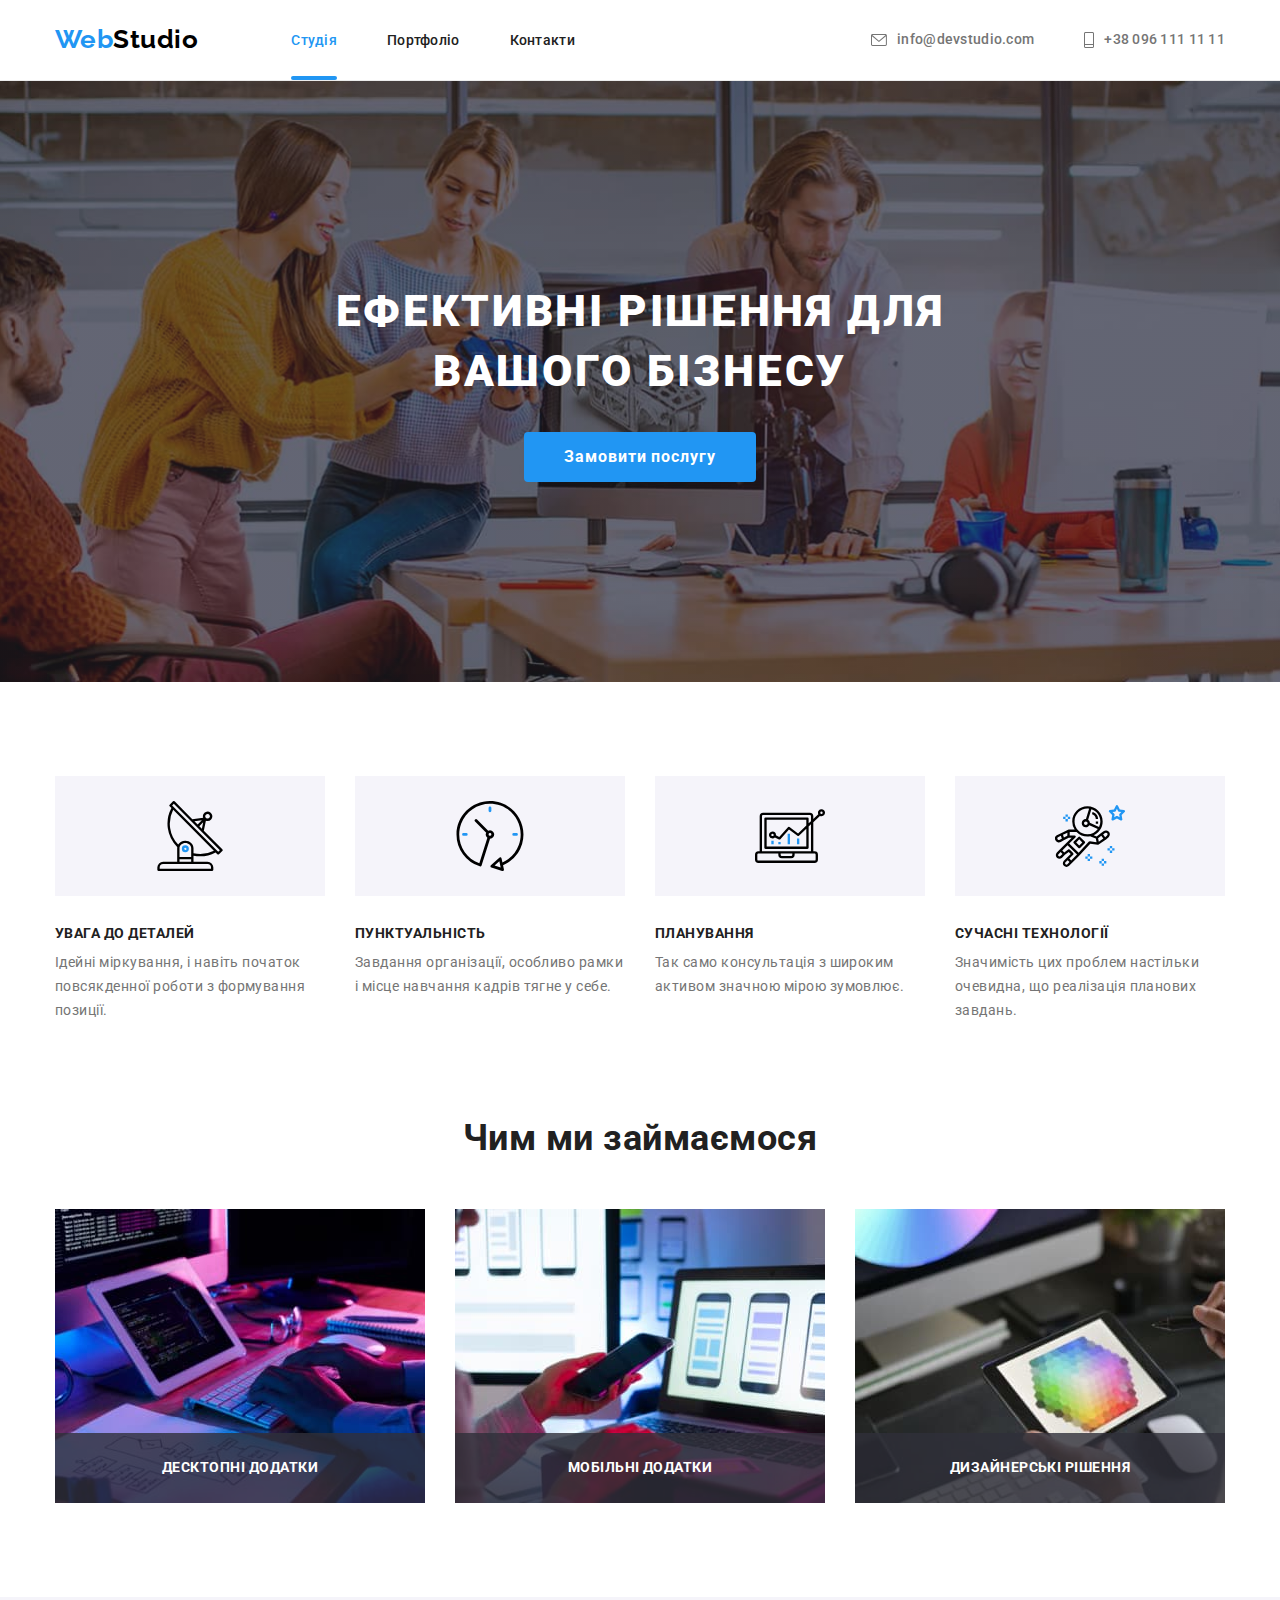
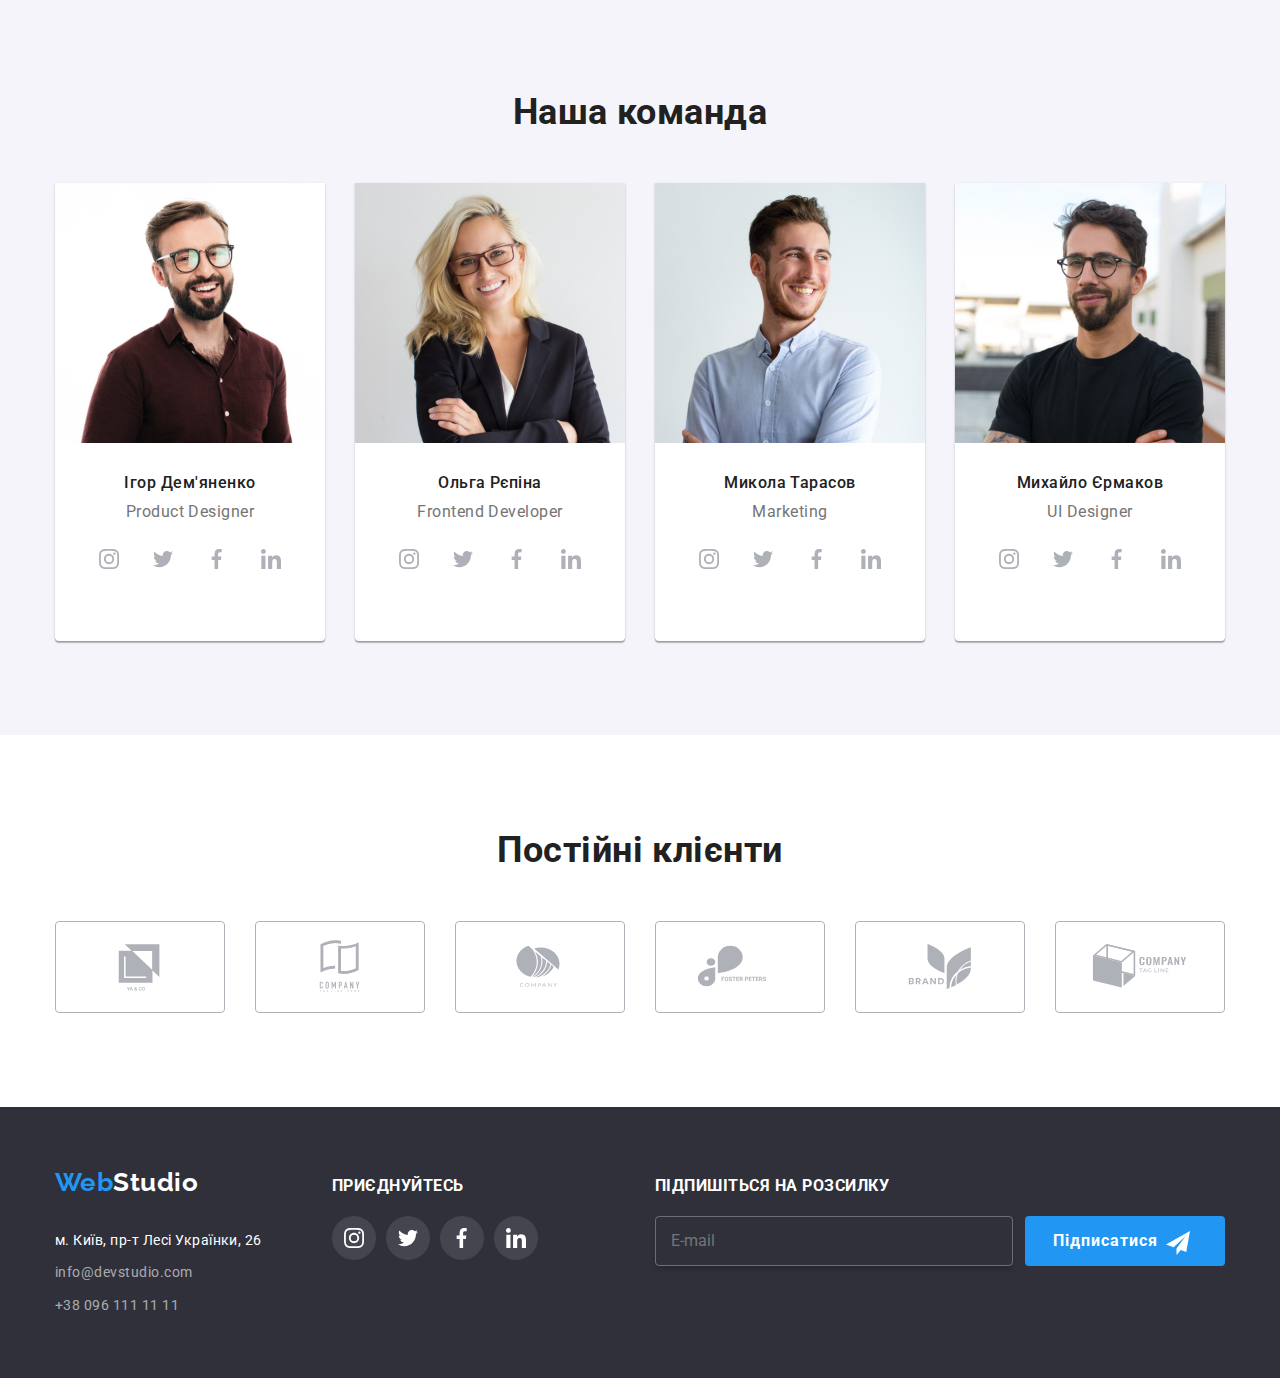
<file: index.html>
<!DOCTYPE html>
<html lang="uk">
  <head>
    <meta charset="UTF-8" />
    <meta http-equiv="X-UA-Compatible" content="IE=edge" />
    <meta name="viewport" content="width=device-width, initial-scale=1.0" />
    <title>WebStudio</title>
    <link rel="preconnect" href="https://fonts.googleapis.com" />
    <link rel="preconnect" href="https://fonts.gstatic.com" crossorigin />
    <link
      href="https://fonts.googleapis.com/css2?family=Raleway:wght@700&family=Roboto:wght@400;500;700;900&display=swap"
      rel="stylesheet"
    />
    <link
      rel="stylesheet"
      href="https://cdn.jsdelivr.net/npm/modern-normalize@1.1.0/modern-normalize.min.css"
    />
    <link rel="stylesheet" href="./css/styles.css" />
  </head>
  <body>
    <header class="page-header border-head">
      <div class="container page-header-container">
        <div class="logo-container">
          <a class="logo link" lang="en" href="./index.html">
            <span class="first-part-logo">Web</span
            ><span class="second-part-logo">Studio</span></a
          >
        </div>

        <nav class="page-nav">
          <ul class="menu list">
            <li>
              <a class="menu-link link current" href="./index.html">Студія</a>
            </li>
            <li>
              <a class="menu-link link" href="./portfolio.html ">Портфоліо</a>
            </li>
            <li><a class="menu-link link" href="#Contacts">Контакти</a></li>
          </ul>
        </nav>

        <ul class="auth-nav list">
          <li>
            <a class="auth-nav-link link" href="mailto:info@devstudio.com">
              <svg
                aria-label="mail-icon"
                class="icon-mail"
                width="16"
                height="12"
              >
                <use href="./images/icon.svg#icon-mail"></use>
              </svg>
              info@devstudio.com</a
            >
          </li>
          <li>
            <a class="auth-nav-link link" href="tel:+380961111111">
              <svg
                aria-label="phone icon"
                class="icon-tel"
                width="10"
                height="16"
              >
                <use href="./images/icon.svg#icon-tel"></use>
              </svg>
              +38 096 111 11 11</a
            >
          </li>
        </ul>
      </div>
    </header>

    <main>
      <!-- Hero -->
      <section class="hero">
        <div class="container">
          <h1 class="hero-text">
            Ефективні рішення для <br />
            вашого бізнесу
          </h1>
          <button class="btn" type="button" data-modal-open>
            Замовити послугу
          </button>
        </div>
      </section>
      <!-- Benefits -->
      <section class="section">
        <div class="container">
          <h2 class="visually-hidden">Наші переваги</h2>
          <ul class="benefits list">
            <li class="benefits-blocks">
              <div class="thumb">
                <svg aria-label="antenna icon" width="70" height="70">
                  <use href="./images/icon.svg#icon-antenna"></use>
                </svg>
              </div>
              <h3 class="benefits-title">УВАГА ДО ДЕТАЛЕЙ</h3>
              <p class="benefits-text">
                Ідейні міркування, і навіть початок повсякденної роботи з
                формування позиції.
              </p>
            </li>
            <li class="benefits-blocks">
              <div class="thumb">
                <svg aria-label="clock icon" width="70" height="70">
                  <use href="./images/icon.svg#icon-clock"></use>
                </svg>
              </div>
              <h3 class="benefits-title">ПУНКТУАЛЬНІСТЬ</h3>
              <p class="benefits-text">
                Завдання організації, особливо рамки і місце навчання кадрів
                тягне у себе.
              </p>
            </li>
            <li class="benefits-blocks">
              <div class="thumb">
                <svg aria-label="diagram icon" width="70" height="70">
                  <use href="./images/icon.svg#icon-diagram"></use>
                </svg>
              </div>
              <h3 class="benefits-title">ПЛАНУВАННЯ</h3>
              <p class="benefits-text">
                Так само консультація з широким активом значною мірою зумовлює.
              </p>
            </li>
            <li class="benefits-blocks">
              <div class="thumb">
                <svg aria-label="astrounaut icon" width="70" height="70">
                  <use href="./images/icon.svg#icon-astronaut"></use>
                </svg>
              </div>
              <h3 class="benefits-title">СУЧАСНІ ТЕХНОЛОГІЇ</h3>
              <p class="benefits-text">
                Значимість цих проблем настільки очевидна, що реалізація
                планових завдань.
              </p>
            </li>
          </ul>
        </div>
      </section>
      <!-- Works -->
      <section class="works-section about section">
        <div class="container">
          <h2 class="title">Чим ми займаємося</h2>
          <ul class="examples list">
            <li class="image-text">
              <img
                class="icon-example"
                src="./images/image1.jpg"
                alt="Розробка коду"
              />
              <p class="over-text-works">Десктопні додатки</p>
            </li>
            <li class="image-text">
              <img
                class="icon-example"
                src="./images/image2.jpg"
                alt="Оптимізація сайту"
              />
              <p class="over-text-works">Мобільні додатки</p>
            </li>
            <li class="image-text">
              <img
                class="icon-example"
                src="./images/image3.jpg"
                alt="Дизайн сайту"
              />
              <p class="over-text-works">Дизайнерські рішення</p>
            </li>
          </ul>
        </div>
      </section>
      <!-- Team -->
      <section class="team-section section">
        <div class="container">
          <h2 class="title">Наша команда</h2>
          <ul class="workers list">
            <li class="worker">
              <img
                class="icon-example"
                src="./images/employee1.jpg"
                alt="Вродливий працівник в окулярах, працює дизайнером"
                width="270"
              />
              <div class="names-position">
                <h3 class="names">Ігор Дем'яненко</h3>
                <p class="position" lang="en">Product Designer</p>

                <ul class="social-list list">
                  <li class="social-list-item">
                    <a href="" class="social-link-list">
                      <svg
                        lang="en"
                        class="social-list-icon"
                        aria-label="instagram icon"
                        width="20"
                        height="20"
                      >
                        <use href="./images/icon.svg#icon-instagram"></use>
                      </svg>
                    </a>
                  </li>
                  <li class="social-list-item">
                    <a href="" class="social-link-list">
                      <svg
                        lang="en"
                        class="social-list-icon"
                        aria-label="twitter icon"
                        width="20"
                        height="20"
                      >
                        <use href="./images/icon.svg#icon-twitter"></use>
                      </svg>
                    </a>
                  </li>
                  <li class="social-list-item">
                    <a href="" class="social-link-list">
                      <svg
                        lang="en"
                        class="social-list-icon"
                        aria-label="facebook icon"
                        width="20"
                        height="20"
                      >
                        <use href="./images/icon.svg#icon-Facebook"></use>
                      </svg>
                    </a>
                  </li>
                  <li class="social-list-item">
                    <a href="" class="social-link-list">
                      <svg
                        lang="en"
                        class="social-list-icon"
                        aria-label="linkedIn icon"
                        width="20"
                        height="20"
                      >
                        <use href="./images/icon.svg#icon-linkedin"></use>
                      </svg>
                    </a>
                  </li>
                </ul>
              </div>
            </li>
            <li class="worker">
              <img
                class="icon-example"
                src="./images/employee2.jpg"
                alt="Усміхнена фронтент розробник Ольга"
                width="270"
              />
              <div class="names-position">
                <h3 class="names">Ольга Рєпіна</h3>
                <p class="position" lang="en">Frontend Developer</p>

                <ul class="social-list list">
                  <li class="social-list-item">
                    <a href="" class="social-link-list">
                      <svg
                        lang="en"
                        class="social-list-icon"
                        aria-label="instagram icon"
                        width="20"
                        height="20"
                      >
                        <use href="./images/icon.svg#icon-instagram"></use>
                      </svg>
                    </a>
                  </li>
                  <li class="social-list-item">
                    <a href="" class="social-link-list">
                      <svg
                        lang="en"
                        class="social-list-icon"
                        aria-label="twitter icon"
                        width="20"
                        height="20"
                      >
                        <use href="./images/icon.svg#icon-twitter"></use>
                      </svg>
                    </a>
                  </li>
                  <li class="social-list-item">
                    <a href="" class="social-link-list">
                      <svg
                        lang="en"
                        class="social-list-icon"
                        aria-label="facebook icon"
                        width="20"
                        height="20"
                      >
                        <use href="./images/icon.svg#icon-Facebook"></use>
                      </svg>
                    </a>
                  </li>
                  <li class="social-list-item">
                    <a href="" class="social-link-list">
                      <svg
                        lang="en"
                        class="social-list-icon"
                        aria-label="linkedIn icon"
                        width="20"
                        height="20"
                      >
                        <use href="./images/icon.svg#icon-linkedin"></use>
                      </svg>
                    </a>
                  </li>
                </ul>
              </div>
            </li>
            <li class="worker">
              <img
                class="icon-example"
                src="./images/employee3.jpg"
                alt="Щирий Микола, який працює у відділі маректингу "
                width="270"
              />
              <div class="names-position">
                <h3 class="names">Микола Тарасов</h3>
                <p class="position" lang="en">Marketing</p>

                <ul class="social-list list">
                  <li class="social-list-item">
                    <a href="" class="social-link-list">
                      <svg
                        lang="en"
                        class="social-list-icon"
                        aria-label="instagram icon"
                        width="20"
                        height="20"
                      >
                        <use href="./images/icon.svg#icon-instagram"></use>
                      </svg>
                    </a>
                  </li>
                  <li class="social-list-item">
                    <a href="" class="social-link-list">
                      <svg
                        lang="en"
                        class="social-list-icon"
                        aria-label="twitter icon"
                        width="20"
                        height="20"
                      >
                        <use href="./images/icon.svg#icon-twitter"></use>
                      </svg>
                    </a>
                  </li>
                  <li class="social-list-item">
                    <a href="" class="social-link-list">
                      <svg
                        lang="en"
                        class="social-list-icon"
                        aria-label="facebook icon"
                        width="20"
                        height="20"
                      >
                        <use href="./images/icon.svg#icon-Facebook"></use>
                      </svg>
                    </a>
                  </li>
                  <li class="social-list-item">
                    <a href="" class="social-link-list">
                      <svg
                        lang="en"
                        class="social-list-icon"
                        aria-label="linkedIn icon"
                        width="20"
                        height="20"
                      >
                        <use href="./images/icon.svg#icon-linkedin"></use>
                      </svg>
                    </a>
                  </li>
                </ul>
              </div>
            </li>
            <li class="worker">
              <img
                class="icon-example"
                src="./images/employee4.jpg"
                alt="Працівник року, чорноволосий Михайло"
                width="270"
              />
              <div class="names-position">
                <h3 class="names">Михайло Єрмаков</h3>
                <p class="position" lang="en">UI Designer</p>

                <ul class="social-list list">
                  <li class="social-list-item">
                    <a href="" class="social-link-list">
                      <svg
                        lang="en"
                        class="social-list-icon"
                        aria-label="instagram icon"
                        width="20"
                        height="20"
                      >
                        <use href="./images/icon.svg#icon-instagram"></use>
                      </svg>
                    </a>
                  </li>
                  <li class="social-list-item">
                    <a href="" class="social-link-list">
                      <svg
                        lang="en"
                        class="social-list-icon"
                        aria-label="twitter icon"
                        width="20"
                        height="20"
                      >
                        <use href="./images/icon.svg#icon-twitter"></use>
                      </svg>
                    </a>
                  </li>
                  <li class="social-list-item">
                    <a href="" class="social-link-list">
                      <svg
                        lang="en"
                        class="social-list-icon"
                        aria-label="facebook icon"
                        width="20"
                        height="20"
                      >
                        <use href="./images/icon.svg#icon-Facebook"></use>
                      </svg>
                    </a>
                  </li>
                  <li class="social-list-item">
                    <a href="" class="social-link-list">
                      <svg
                        lang="en"
                        class="social-list-icon"
                        aria-label="linkedIn icon"
                        width="20"
                        height="20"
                      >
                        <use href="./images/icon.svg#icon-linkedin"></use>
                      </svg>
                    </a>
                  </li>
                </ul>
              </div>
            </li>
          </ul>
        </div>
      </section>
      <!-- Regular customers -->
      <section class="section">
        <div class="container">
          <h2 class="title">Постійні клієнти</h2>

          <ul class="customers list">
            <li class="customers-list">
              <a href="" class="customer-link">
                <svg
                  class="icon-company"
                  aria-label="the first company logo"
                  width="106"
                  height="60"
                >
                  <use href="./images/icon.svg#icon-Logo-1"></use>
                </svg>
              </a>
            </li>
            <li class="customers-list">
              <a href="" class="customer-link">
                <svg
                  class="icon-company"
                  aria-label="the second company logo"
                  width="106"
                  height="60"
                >
                  <use href="./images/icon.svg#icon-Logo-2"></use>
                </svg>
              </a>
            </li>
            <li class="customers-list">
              <a href="" class="customer-link">
                <svg
                  class="icon-company"
                  aria-label="the third company logo"
                  width="106"
                  height="60"
                >
                  <use href="./images/icon.svg#icon-Logo-3"></use>
                </svg>
              </a>
            </li>
            <li class="customers-list">
              <a href="" class="customer-link">
                <svg
                  class="icon-company"
                  aria-label="the fourth company logo"
                  width="106"
                  height="60"
                >
                  <use href="./images/icon.svg#icon-Logo-4"></use>
                </svg>
              </a>
            </li>
            <li class="customers-list">
              <a href="" class="customer-link">
                <svg
                  class="icon-company"
                  aria-label="the fifth company logo"
                  width="106"
                  height="60"
                >
                  <use href="./images/icon.svg#icon-Logo-5"></use>
                </svg>
              </a>
            </li>
            <li class="customers-list">
              <a href="" class="customer-link">
                <svg
                  class="icon-company"
                  aria-label="the sixth company logo"
                  width="106"
                  height="60"
                >
                  <use href="./images/icon.svg#icon-Logo-6"></use>
                </svg>
              </a>
            </li>
          </ul>
        </div>
      </section>
    </main>

    <footer class="footer">
      <div class="container page-footer-container">
        <div class="general-footer">
          <a class="logo link" lang="en" href="./index.html"
            ><span class="first-part-logo">Web</span
            ><span class="logo-footer">Studio</span></a
          >
          <address class="page-nav">
            <ul id="Contacts" class="list">
              <li class="footer-item">
                <a
                  class="location link"
                  href="https://goo.gl/maps/CPtrU1FHBa2aNyZL9"
                  target="_blank"
                  rel="noopener noreferrer nofollow"
                  >м. Київ, пр-т Лесі Українки, 26</a
                >
              </li>
              <li class="footer-item">
                <a class="contacts link" href="mailto:info@devstudio.com"
                  >info@devstudio.com</a
                >
              </li>
              <li class="footer-item">
                <a class="contacts link" href="tel:+380961111111"
                  >+38 096 111 11 11</a
                >
              </li>
            </ul>
          </address>
        </div>

        <div class="footer-social">
          <h4 class="join-title">Приєднуйтесь</h4>
          <ul class="footer-social-list list">
            <li>
              <a href="" class="footer-social-link">
                <svg
                  class="footer-social-icon"
                  aria-label="instagram icon"
                  width="20"
                  height="20"
                >
                  <use href="./images/icon.svg#icon-instagram"></use>
                </svg>
              </a>
            </li>
            <li>
              <a href="" class="footer-social-link">
                <svg
                  class="footer-social-icon"
                  aria-label="twitter icon"
                  width="20"
                  height="20"
                >
                  <use href="./images/icon.svg#icon-twitter"></use>
                </svg>
              </a>
            </li>
            <li>
              <a href="" class="footer-social-link">
                <svg
                  class="footer-social-icon"
                  aria-label="facebook icon"
                  width="20"
                  height="20"
                >
                  <use href="./images/icon.svg#icon-Facebook"></use>
                </svg>
              </a>
            </li>
            <li>
              <a href="" class="footer-social-link">
                <svg
                  class="footer-social-icon"
                  aria-label="linkedin icon"
                  width="20"
                  height="20"
                >
                  <use href="./images/icon.svg#icon-linkedin"></use>
                </svg>
              </a>
            </li>
          </ul>
        </div>
        <div class="subscribe">
          <h4 class="join-title">Підпишіться на розсилку</h4>
          <form class="form-footer">
            <label class="footer-mailing">
              <input
                type="email"
                class="user-mailingList-input"
                name="user-email-mailingList"
                placeholder="E-mail "
                pattern="[a-z0-9._%+-]+@[a-z0-9.-]+\.[a-z]{2,4}$"
              />
            </label>
            <button type="submit" class="footer-button">
              Підписатися
              <svg class="icon-sign-up">
                <use href="./images/icon.svg#icon-telegram-btn"></use>
              </svg>
            </button>
          </form>
        </div>
      </div>
    </footer>
    <div class="backdrop is-hidden" data-modal>
      <div class="modal">
        <button type="button" class="modal-close-btn" data-modal-close>
          <svg
            class="close-modal-icon"
            aria-label="close item"
            width="18"
            height="18"
          >
            <use href="./images/icon.svg#icon-close-modal"></use>
          </svg>
        </button>

        <form class="modal-form">
          <p class="modal-title">Залиште свої дані, ми вам передзвонимо</p>
          <label class="modal-form-field">
            <span class="modal-field-desc">Ім'я</span>
            <span class="modal-input-wrapper">
              <input
                type="text"
                class="modal-form-input"
                name="user-name"
                required
                pattern="[A-Za-zА-Яа-яіІїЇ'`]+"
              />
              <svg class="modal-input-icon" width="18" height="18">
                <use href="./images/icon.svg#icon-name-input"></use>
              </svg>
            </span>
          </label>
          <label class="modal-form-field">
            <span class="modal-field-desc">Телефон</span>
            <span class="modal-input-wrapper">
              <input
                type="tel"
                class="modal-form-input"
                name="user_tel"
                required
                pattern="[0-9]{3}-[0-9]{3}-[0-9]{2}-[0-9]{2}"
                title="xxx-xxx-xx-xx"
              />
              <svg class="modal-input-icon" width="18" height="18">
                <use href="./images/icon.svg#icon-tel-input"></use>
              </svg>
            </span>
          </label>
          <label class="modal-form-field">
            <span class="modal-field-desc">Пошта</span>
            <span class="modal-input-wrapper">
              <input
                type="email"
                class="modal-form-input"
                name="user-email"
                pattern="[a-z0-9._%+-]+@[a-z0-9.-]+\.[a-z]{2,4}$"
              />
              <svg class="modal-input-icon" width="18" height="18">
                <use href="./images/icon.svg#icon-email-input"></use>
              </svg>
            </span>
          </label>
          <label class="modal-form-field">
            <span class="modal-field-desc">Коментар</span>
            <textarea
              name="user-comment"
              class="modal-form-comment"
              placeholder="Введіть текст"
            ></textarea>
          </label>
          <label class="modal-form-check-field">
            <input
              type="checkbox"
              class="modal-check"
              required
              name="agreement"
            />
            <svg class="modal-own-checkbox" width="16" height="15">
              <use
                class="modal-own-checkbox-icon"
                href="./images/icon.svg#icon-check"
              ></use>
            </svg>
            <span class="modal-text-agreement">
              Погоджуюся з розсилкою та приймаю
              <a href="" class="modal-conditions">Умови договору</a>
            </span>
          </label>
          <button type="submit" class="modal-button-submit">Відправити</button>
        </form>
      </div>
    </div>
    <script src="./js/modal.js"></script>
  </body>
</html>
</file>
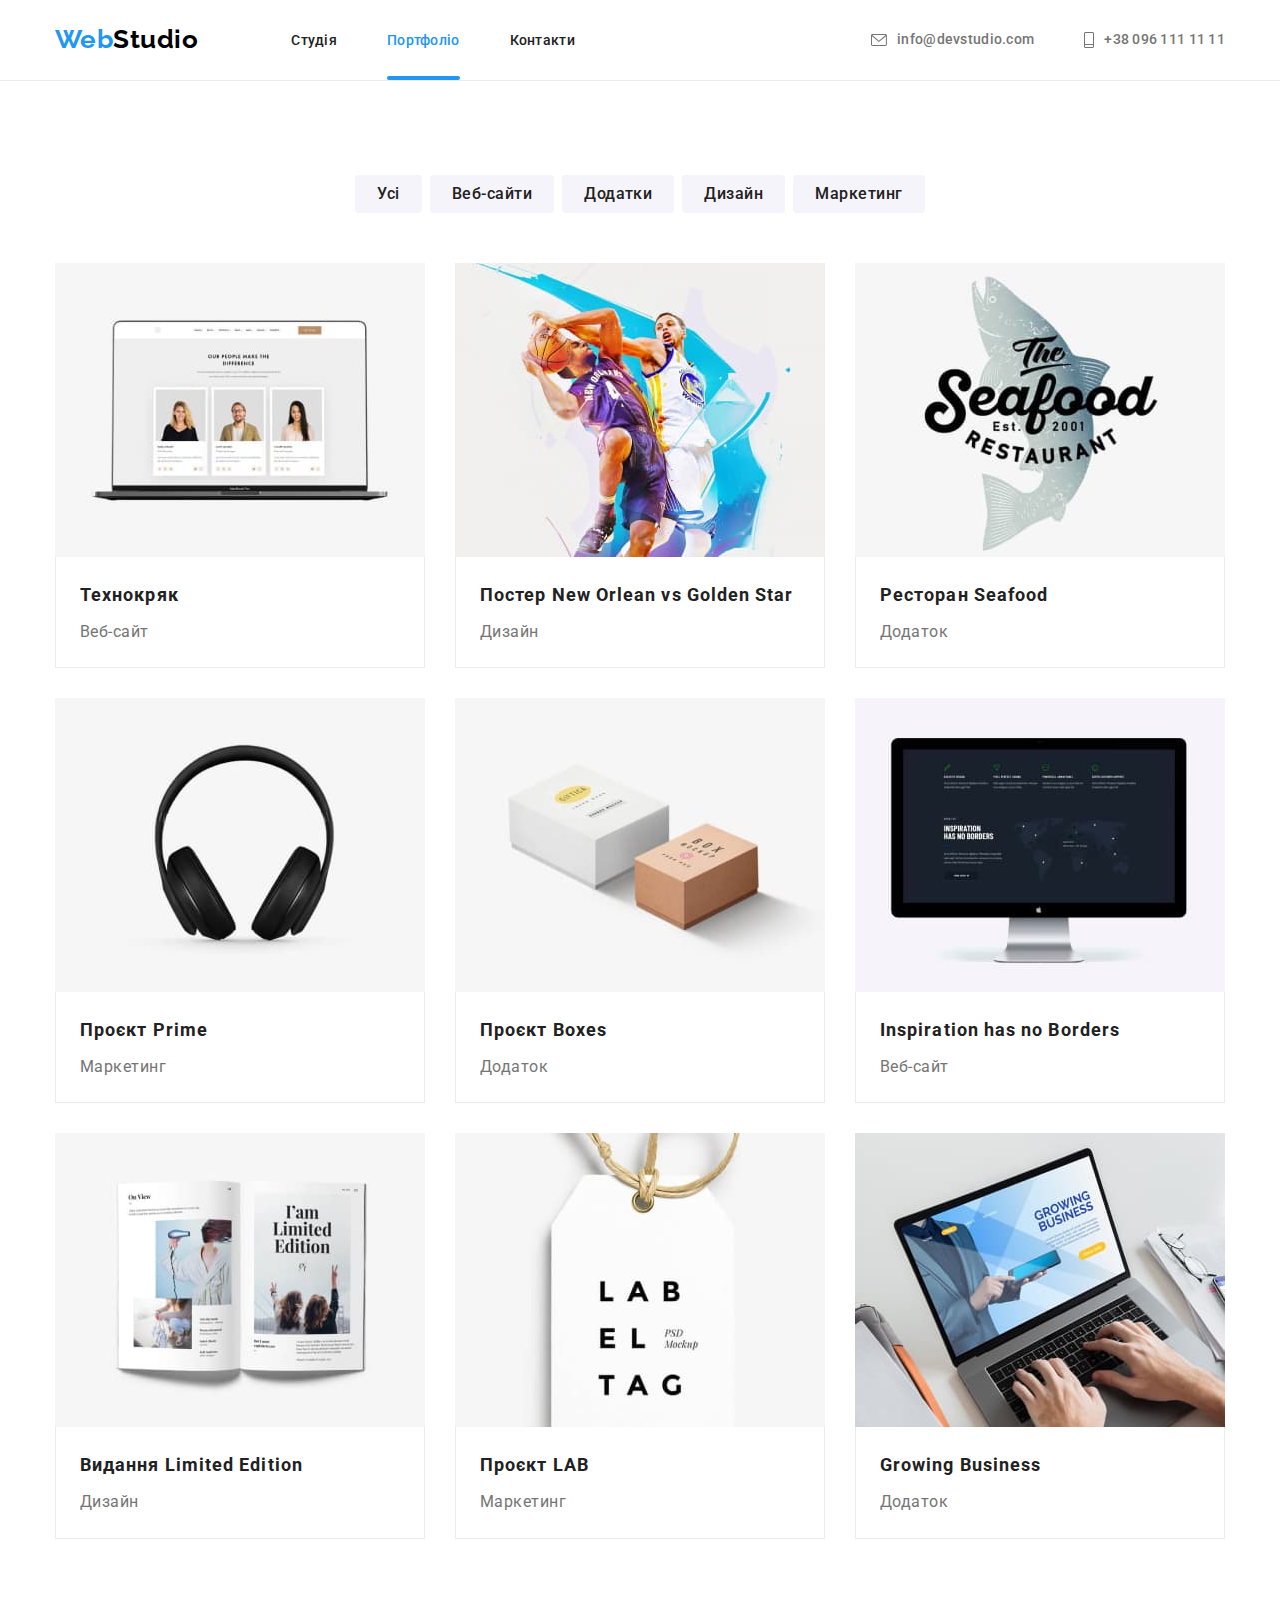
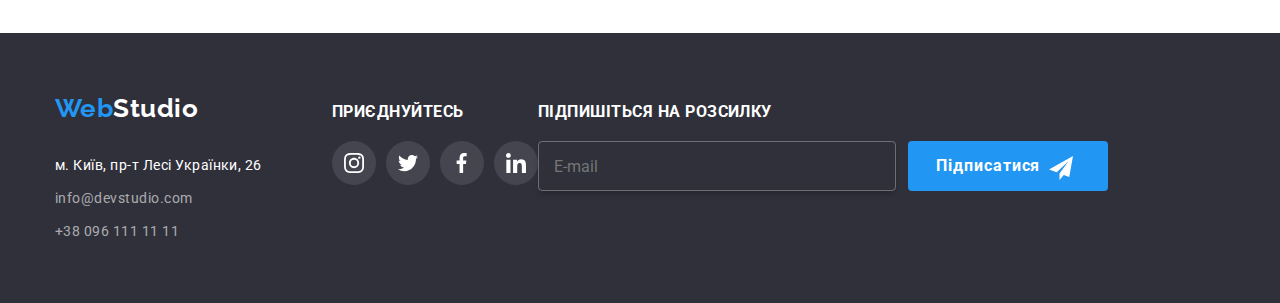
<file: portfolio.html>
<!DOCTYPE html>
<html lang="uk">
  <head>
    <meta charset="UTF-8" />
    <meta http-equiv="X-UA-Compatible" content="IE=edge" />
    <meta name="viewport" content="width=device-width, initial-scale=1.0" />
    <title>Portfolio</title>
    <link rel="preconnect" href="https://fonts.googleapis.com" />
    <link rel="preconnect" href="https://fonts.gstatic.com" crossorigin />
    <link
      href="https://fonts.googleapis.com/css2?family=Raleway:wght@700&family=Roboto:wght@400;500;700;900&display=swap"
      rel="stylesheet"
    />
    <link
      rel="stylesheet"
      href="https://cdn.jsdelivr.net/npm/modern-normalize@1.1.0/modern-normalize.min.css"
    />
    <link rel="stylesheet" href="./css/styles.css" />
  </head>
  <body>
    <header class="page-header border-head">
      <div class="container page-header-container">
        <div class="logo-container">
          <a class="logo link" lang="en" href="./index.html">
            <span class="first-part-logo">Web</span
            ><span class="second-part-logo">Studio</span></a
          >
        </div>

        <nav class="page-nav">
          <ul class="menu list">
            <li>
              <a class="menu-link link" href="./index.html">Студія</a>
            </li>
            <li>
              <a class="menu-link link current" href="./portfolio.html "
                >Портфоліо</a
              >
            </li>
            <li><a class="menu-link link" href="#Contacts">Контакти</a></li>
          </ul>
        </nav>

        <ul class="auth-nav list">
          <li>
            <a class="auth-nav-link link" href="mailto:info@devstudio.com">
              <svg
                aria-label="mail-icon"
                class="icon-mail"
                width="16"
                height="12"
              >
                <use href="./images/icon.svg#icon-mail"></use>
              </svg>
              info@devstudio.com</a
            >
          </li>
          <li>
            <a class="auth-nav-link link" href="tel:+380961111111">
              <svg
                aria-label="phone icon"
                class="icon-tel"
                width="10"
                height="16"
              >
                <use href="./images/icon.svg#icon-tel"></use>
              </svg>
              +38 096 111 11 11</a
            >
          </li>
        </ul>
      </div>
    </header>

    <main>
      <section class="section">
        <div class="container">
          <ul class="button list">
            <li><button class="portfolio-btn" type="button">Усі</button></li>
            <li>
              <button class="portfolio-btn" type="button">Веб-сайти</button>
            </li>
            <li>
              <button class="portfolio-btn" type="button">Додатки</button>
            </li>
            <li><button class="portfolio-btn" type="button">Дизайн</button></li>
            <li>
              <button class="portfolio-btn" type="button">Маркетинг</button>
            </li>
          </ul>

          <h1 class="visually-hidden">Наші роботи</h1>
          <ul class="items list">
            <li class="goods">
              <a href="#" class="section-icon link">
                <div class="goods-overlay">
                  <img
                    class="icon-example"
                    src="./images/Portfolio/laptop.jpg"
                    alt="open laptop with website on the screen"
                    width="370"
                  />
                  <p class="overlay">
                    Ресурс пропонує комплексні пропозиції з різним рівнем
                    функціоналу та сервісів. Все це дозволить відвідувачу
                    отримати вичерпні відомості про компанію чи приватну особу.
                  </p>
                </div>
                <div class="type">
                  <h2 class="icon-title">Технокряк</h2>
                  <p class="icon-text">Веб-сайт</p>
                </div>
              </a>
            </li>
            <li class="goods">
              <a href="#" class="section-icon link">
                <div class="goods-overlay">
                  <img
                    class="icon-example"
                    src="./images/Portfolio/players.jpg"
                    alt="two basketball players are on battle"
                    width="370"
                  />
                  <p class="overlay">
                    Ресурс пропонує комплексні пропозиції з різним рівнем
                    функціоналу та сервісів. Все це дозволить відвідувачу
                    отримати вичерпні відомості про компанію чи приватну особу.
                  </p>
                </div>
                <div class="type">
                  <h2 class="icon-title">Постер New Orlean vs Golden Star</h2>
                  <p class="icon-text">Дизайн</p>
                </div>
              </a>
            </li>
            <li class="goods">
              <a href="#" class="section-icon link">
                <div class="goods-overlay">
                  <img
                    class="icon-example"
                    src="./images/Portfolio/seafood's_logo.jpg"
                    alt="one of restaurant seafood's logo"
                    width="370"
                  />
                  <p class="overlay">
                    Ресурс пропонує комплексні пропозиції з різним рівнем
                    функціоналу та сервісів. Все це дозволить відвідувачу
                    отримати вичерпні відомості про компанію чи приватну особу.
                  </p>
                </div>
                <div class="type">
                  <h2 class="icon-title">Ресторан Seafood</h2>
                  <p class="icon-text">Додаток</p>
                </div>
              </a>
            </li>
            <li class="goods">
              <a href="#" class="section-icon link">
                <div class="goods-overlay">
                  <img
                    class="icon-example"
                    src="./images/Portfolio/headphone.jpg"
                    alt="black headphone"
                    width="370"
                  />
                  <p class="overlay">
                    Ресурс пропонує комплексні пропозиції з різним рівнем
                    функціоналу та сервісів. Все це дозволить відвідувачу
                    отримати вичерпні відомості про компанію чи приватну особу.
                  </p>
                </div>
                <div class="type">
                  <h2 class="icon-title">Проєкт Prime</h2>
                  <p class="icon-text">Маркетинг</p>
                </div>
              </a>
            </li>
            <li class="goods">
              <a href="#" class="section-icon link">
                <div class="goods-overlay">
                  <img
                    class="icon-example"
                    src="./images/Portfolio/boxes.jpg"
                    alt="two boxes on the floor"
                    width="370"
                  />
                  <p class="overlay">
                    Ресурс пропонує комплексні пропозиції з різним рівнем
                    функціоналу та сервісів. Все це дозволить відвідувачу
                    отримати вичерпні відомості про компанію чи приватну особу.
                  </p>
                </div>
                <div class="type">
                  <h2 class="icon-title">Проєкт Boxes</h2>
                  <p class="icon-text">Додаток</p>
                </div>
              </a>
            </li>
            <li class="goods">
              <a href="#" class="section-icon link">
                <div class="goods-overlay">
                  <img
                    class="icon-example"
                    src="./images/Portfolio/monitor.jpg"
                    alt="monitor with open website"
                    width="370"
                  />
                  <p class="overlay">
                    Ресурс пропонує комплексні пропозиції з різним рівнем
                    функціоналу та сервісів. Все це дозволить відвідувачу
                    отримати вичерпні відомості про компанію чи приватну особу.
                  </p>
                </div>
                <div class="type">
                  <h2 class="icon-title">Inspiration has no Borders</h2>
                  <p class="icon-text">Веб-сайт</p>
                </div>
              </a>
            </li>
            <li class="goods">
              <a href="#" class="section-icon link">
                <div class="goods-overlay">
                  <img
                    class="icon-example"
                    src="./images/Portfolio/book.jpg"
                    alt="open book with images"
                    width="370"
                  />
                  <p class="overlay">
                    Ресурс пропонує комплексні пропозиції з різним рівнем
                    функціоналу та сервісів. Все це дозволить відвідувачу
                    отримати вичерпні відомості про компанію чи приватну особу.
                  </p>
                </div>
                <div class="type">
                  <h2 class="icon-title">Видання Limited Edition</h2>
                  <p class="icon-text">Дизайн</p>
                </div>
              </a>
            </li>
            <li class="goods">
              <a href="#" class="section-icon link">
                <div class="goods-overlay">
                  <img
                    class="icon-example"
                    src="./images/Portfolio/sticker.jpg"
                    alt="white sticker with text on it"
                    width="370"
                  />
                  <p class="overlay">
                    Ресурс пропонує комплексні пропозиції з різним рівнем
                    функціоналу та сервісів. Все це дозволить відвідувачу
                    отримати вичерпні відомості про компанію чи приватну особу.
                  </p>
                </div>
                <div class="type">
                  <h2 class="icon-title">Проєкт LAB</h2>
                  <p class="icon-text">Маркетинг</p>
                </div>
              </a>
            </li>
            <li class="goods">
              <a href="#" class="section-icon link">
                <div class="goods-overlay">
                  <img
                    class="icon-example"
                    src="./images/Portfolio/work.jpg"
                    alt="man works on his business presentation"
                    width="370"
                  />
                  <p class="overlay">
                    Ресурс пропонує комплексні пропозиції з різним рівнем
                    функціоналу та сервісів. Все це дозволить відвідувачу
                    отримати вичерпні відомості про компанію чи приватну особу.
                  </p>
                </div>
                <div class="type">
                  <h2 class="icon-title">Growing Business</h2>
                  <p class="icon-text">Додаток</p>
                </div>
              </a>
            </li>
          </ul>
        </div>
      </section>
    </main>

    <footer class="footer">
      <div class="container page-footer-container">
        <div class="general-footer">
          <a class="logo link" lang="en" href="./index.html"
            ><span class="first-part-logo">Web</span
            ><span class="logo-footer">Studio</span></a
          >
          <address class="page-nav">
            <ul id="Contacts" class="list">
              <li class="footer-item">
                <a
                  class="location link"
                  href="https://goo.gl/maps/CPtrU1FHBa2aNyZL9"
                  target="_blank"
                  rel="noopener noreferrer nofollow"
                  >м. Київ, пр-т Лесі Українки, 26</a
                >
              </li>
              <li class="footer-item">
                <a class="contacts link" href="mailto:info@devstudio.com"
                  >info@devstudio.com</a
                >
              </li>
              <li class="footer-item">
                <a class="contacts link" href="tel:+380961111111"
                  >+38 096 111 11 11</a
                >
              </li>
            </ul>
          </address>
        </div>

        <div class="footer-social">
          <h4 class="join-title">Приєднуйтесь</h4>
          <ul class="footer-social-list list">
            <li>
              <a href="" class="footer-social-link">
                <svg
                  class="footer-social-icon"
                  aria-label="instagram icon"
                  width="20"
                  height="20"
                >
                  <use href="./images/icon.svg#icon-instagram"></use>
                </svg>
              </a>
            </li>
            <li>
              <a href="" class="footer-social-link">
                <svg
                  class="footer-social-icon"
                  aria-label="twitter icon"
                  width="20"
                  height="20"
                >
                  <use href="./images/icon.svg#icon-twitter"></use>
                </svg>
              </a>
            </li>
            <li>
              <a href="" class="footer-social-link">
                <svg
                  class="footer-social-icon"
                  aria-label="facebook icon"
                  width="20"
                  height="20"
                >
                  <use href="./images/icon.svg#icon-Facebook"></use>
                </svg>
              </a>
            </li>
            <li>
              <a href="" class="footer-social-link">
                <svg
                  class="footer-social-icon"
                  aria-label="linkedin icon"
                  width="20"
                  height="20"
                >
                  <use href="./images/icon.svg#icon-linkedin"></use>
                </svg>
              </a>
            </li>
          </ul>
        </div>
        <div>
          <h4 class="join-title">Підпишіться на розсилку</h4>
          <form class="form-footer">
            <label class="footer-mailing">
              <input
                type="email"
                class="user-mailingList-input"
                name="user-email-mailingList"
                placeholder="E-mail "
                pattern="[a-z0-9._%+-]+@[a-z0-9.-]+\.[a-z]{2,4}$"
              />
            </label>
            <button type="submit" class="footer-button">
              Підписатися
              <svg class="icon-sign-up">
                <use href="./images/icon.svg#icon-telegram-btn"></use>
              </svg>
            </button>
          </form>
        </div>
      </div>
    </footer>
  </body>
</html>
</file>
<file: css/styles.css>
:root {
  --primary-color-text: #757575;
  --secondary-color-text: #212121;
  --accent-color: #2196f3;
  --hero-logo-text: #ffffff;
  --studio-color-text: #000000;
  --secondary-back-color: #2f303a;
  --team-btn-back-color: #f5f4fa;
  --hidden-btn-hero-color: #188ce8;
  --border: #ececec;
  --hero-bg-color: #c4c4c4;
  --social-list-icon: #afb1b8;
  --transition-dur-and-func: 250ms cubic-bezier(0.4, 0, 0.2, 1);
}

body {
  background-color: #ffffff;
  color: var(--primary-color-text);
  font-family: "Roboto", sans-serif;
  letter-spacing: 0.03em;
}
.list {
  list-style: none;
}
.link {
  text-decoration: none;
}
h1,
h2,
h3,
h4,
p {
  margin-bottom: 0;
  margin-top: 0;
}
ul,
ol {
  margin-bottom: 0;
  margin-top: 0;
  padding-left: 0;
}
.container {
  width: 1200px;
  margin-left: auto;
  margin-right: auto;
  padding-left: 15px;
  padding-right: 15px;
}
.section {
  padding-top: 94px;
  padding-bottom: 94px;
}
/* Header */

.page-header-container {
  display: flex;
  align-items: center;
}

/* Header logo */
.logo {
  font-family: "Raleway", sans-serif;
  font-weight: 700;
  font-size: 26px;
  line-height: 1.2;
  display: inline;
  margin-right: 93px;
}
.first-part-logo {
  color: var(--accent-color);
}
.logo .second-part-logo {
  color: var(--studio-color-text);
}

.page-nav .menu-link.current {
  color: var(--accent-color);
}

/* Header navigation */
.menu {
  display: flex;
  column-gap: 50px;
}
.page-nav .menu-link {
  position: relative;
  color: var(--secondary-color-text);
  font-weight: 500;
  font-size: 14px;
  line-height: 1.1;
  letter-spacing: 0.02em;
  padding: 32px 0px;
  transition: color var(--transition-dur-and-func);
}
.menu-link.current::after {
  content: "";
  display: block;
  position: absolute;
  left: 0;
  bottom: 0;
  width: 100%;
  height: 4px;
  background-color: var(--accent-color);
  border-radius: 2px;
  transform: scaleX(1);
  transition: transform var(--transition-dur-and-func);
}
.menu-link::after {
  content: "";
  display: block;
  position: absolute;
  left: 0;
  bottom: 0;
  width: 100%;
  height: 4px;
  background-color: var(--accent-color);
  border-radius: 2px;
  transform: scaleX(0);
  transition: transform var(--transition-dur-and-func);
}
.menu-link:hover::after,
.menu-link:focus::after {
  transform: scaleX(1);
}
.page-nav :hover,
.page-nav :focus {
  color: var(--accent-color);
}
.icon-mail {
  display: flex;
  align-items: center;
  fill: currentColor;
  margin-right: 10px;
}
.icon-tel {
  display: flex;
  fill: currentColor;
  margin-right: 10px;
}
.auth-nav {
  display: flex;
  margin-left: auto;
  column-gap: 50px;
}

.auth-nav-link {
  display: flex;
  align-items: center;
  padding: 32px 0px;
  color: var(--primary-color-text);
  font-weight: 500;
  font-size: 14px;
  line-height: 1.1;
  letter-spacing: 0.02em;
  transition: color var(--transition-dur-and-func);
}

.auth-nav :hover,
.auth-nav :focus {
  color: var(--accent-color);
}
/* /Header */

/* Hero */
.hero {
  max-width: 1600px;
  margin: 0 auto;
  text-align: center;
  padding-top: 200px;
  padding-bottom: 200px;
  background-color: var(--hero-bg-color);
  background-image: linear-gradient(
      rgba(47, 48, 58, 0.4),
      rgba(47, 48, 58, 0.4)
    ),
    url("../images/hero/hero.jpg");
  background-size: cover;
  background-position: center;
}
.hero .hero-text {
  color: var(--hero-logo-text);
  align-items: center;
  font-weight: 900;
  font-size: 44px;
  line-height: 1.37;
  text-align: center;
  letter-spacing: 0.06em;
  text-transform: uppercase;
  margin-bottom: 30px;
}
.hero .btn {
  color: var(--hero-logo-text);
  background-color: var(--accent-color);
  border-radius: 4px;
  cursor: pointer;
  font-family: inherit;
  font-weight: 700;
  font-size: 16px;
  line-height: 1.9;
  min-width: 232px;
  padding: 10px 32px;
  border: 0;
  align-items: center;
  text-align: center;
  letter-spacing: 0.06em;
  transition: background-color var(--transition-dur-and-func);
}
.hero .btn:hover,
.hero .btn:focus {
  background: var(--hidden-btn-hero-color);
  box-shadow: 0px 4px 4px rgba(0, 0, 0, 0.15);
  border-radius: 4px;
}
/* /Hero */

/* Benefits */
.visually-hidden {
  position: absolute;
  white-space: nowrap;
  width: 1px;
  height: 1px;
  overflow: hidden;
  border: 0;
  padding: 0;
  clip: rect(0 0 0 0);
  clip-path: inset(50%);
  margin: -1px;
}

.benefits {
  display: flex;
  column-gap: 30px;
}
.benefits-blocks {
  flex-basis: calc(100% - 90px / 4);
}
.benefits-blocks > .thumb {
  display: flex;
  background-color: var(--team-btn-back-color);
  height: 120px;
  margin-bottom: 30px;
  align-items: center;
  justify-content: center;
}

.benefits .benefits-title {
  color: var(--secondary-color-text);
  font-size: 14px;
  line-height: 1.1;
  text-transform: uppercase;
  margin-bottom: 10px;
}
.benefits .benefits-text {
  font-size: 14px;
  line-height: 1.7;
  width: 270px;
}
/* /Benefits */

/* Works */
.section.about {
  padding-top: 0px;
}
.title {
  color: var(--secondary-color-text);
  font-weight: 700;
  font-size: 36px;
  line-height: 1.17;
  margin-bottom: 50px;
  text-align: center;
}
.examples {
  display: flex;
  column-gap: 30px;
}
.icon-example {
  display: block;
  max-width: 100%;
}
.image-text {
  position: relative;
}
.over-text-works {
  position: absolute;
  left: 0;
  bottom: 0;
  display: flex;
  align-items: center;
  justify-content: center;
  font-weight: 700;
  font-size: 14px;
  line-height: 1.14;
  width: 370px;
  height: 70px;
  text-transform: uppercase;
  color: var(--hero-logo-text);
  background: rgba(47, 48, 58, 0.8);
}
/* /Works */

/* Team */

.team-section {
  background-color: var(--team-btn-back-color);
}

.worker {
  background-color: var(--hero-logo-text);
  flex-basis: calc(100% - 90px / 4);
  box-shadow: 0px 1px 3px rgba(0, 0, 0, 0.12), 0px 1px 1px rgba(0, 0, 0, 0.14),
    0px 2px 1px rgba(0, 0, 0, 0.2);
  border-radius: 0px 0px 4px 4px;
}
.workers {
  display: flex;
  column-gap: 30px;
}
.names-position {
  padding-top: 30px;
  padding-bottom: 30px;
}
.team-section .names {
  color: var(--secondary-color-text);
  font-weight: 500;
  font-size: 16px;
  line-height: 1.2;
  text-align: center;
  margin-bottom: 10px;
}
.team-section .position {
  margin-bottom: 16px;
  font-size: 16px;
  line-height: 1.2;
  text-align: center;
}
.social-list {
  display: flex;
  justify-content: center;
  column-gap: 10px;
  padding-bottom: 30px;
}
.social-list-icon {
  display: flex;
  fill: var(--social-list-icon);
  transition: fill var(--transition-dur-and-func);
}

.social-link-list {
  display: flex;
  align-items: center;
  justify-content: center;
  width: 44px;
  height: 44px;
  border-radius: 50%;
  transition: background-color var(--transition-dur-and-func);
}
.social-link-list:hover,
.social-link-list:focus {
  color: var(--hero-logo-text);
  background-color: var(--accent-color);
}
.social-link-list:hover .social-list-icon,
.social-link-list:focus .social-list-icon {
  fill: var(--hero-logo-text);
}
/* /Team */
/* Our customer */
.customers {
  display: flex;
  column-gap: 30px;
}
.customers-list {
  flex-basis: calc(100% - 150px / 6);
}
.customer-link {
  display: flex;
  align-items: center;
  justify-content: center;
  border-radius: 4px;
  border: 1px solid var(--social-list-icon);
  height: 92px;
  color: var(--social-list-icon);
  transition: color var(--transition-dur-and-func),
    border var(--transition-dur-and-func);
}
.icon-company {
  width: 106px;
  height: 60px;
  fill: currentColor;
}

.customer-link:hover,
.customer-link:focus {
  border-color: var(--accent-color);
  color: var(--accent-color);
}

/* footer */
.page-footer-container {
  display: flex;
  align-items: baseline;
}

.footer {
  background-color: var(--secondary-back-color);
  padding-top: 60px;
  padding-bottom: 60px;
}
.footer .logo {
  display: inline-block;
  margin-bottom: 30px;
  margin-right: 0;
}
.logo-footer {
  color: var(--hero-logo-text);
}
.footer-item:not(:last-child) {
  margin-bottom: 9px;
}
.location {
  color: var(--hero-logo-text);
  font-style: normal;
  font-size: 14px;
  line-height: 1.7;
  transition: color var(--transition-dur-and-func);
}
.contacts {
  color: rgba(255, 255, 255, 0.6);
  font-style: normal;
  font-size: 14px;
  line-height: 1.7;
  transition: color var(--transition-dur-and-func);
}
.join-title {
  color: var(--hero-logo-text);
  margin-bottom: 20px;
  text-transform: uppercase;
}
.footer-social {
  margin-left: 70px;
}
.footer-social-list {
  display: flex;
  column-gap: 10px;
}
.footer-social-link {
  display: flex;
  align-items: center;
  justify-content: center;
  width: 44px;
  height: 44px;
  border-radius: 50px;
  background: rgba(255, 255, 255, 0.1);
  color: var(--hero-logo-text);
  transition: background var(--transition-dur-and-func);
}
.footer-social-icon {
  fill: currentColor;
}
.footer-social-link:hover,
.footer-social-link:focus {
  background: var(--accent-color);
}

.form-footer {
  display: flex;
}
.footer-mailing{
  margin-right: 12px;
}
.user-mailingList-input {
  font-family: "Roboto", sans-serif;
  display: block;
  width: 358px;
  height: 50px;
  font-size: 16px;
  line-height: 1.25;
  padding-left: 15px;
  border-radius: 4px;
  color: rgba(255, 255, 255, 0.6);
  background-color: transparent;
  border: 1px solid rgba(255, 255, 255, 0.3);
  box-shadow: 0px 4px 4px rgba(0, 0, 0, 0.15);
  outline: none;
}

.footer-button {
  font-family: "Roboto", sans-serif;
  display: flex;
  position: relative;
  font-weight: 700;
  font-size: 16px;
  line-height: 1.88;
  letter-spacing: 0.06em;
  color: #ffffff;
  background-color: var(--accent-color);
  border-radius: 4px;
  border: none;
  width: 200px;
  height: 50px;
  padding: 10px 28px;
  cursor: pointer;
  transition: color var(--transition-dur-and-func),
    background-color var(--transition-dur-and-func),
    box-shadow var(--transition-dur-and-func);
}
.footer-button:focus,
.footer-button:hover {
  background: var(--hidden-btn-hero-color);
  box-shadow: 0px 4px 4px rgb(0 0 0 / 15%);
  border-radius: 4px;
}
.icon-sign-up {
  position: absolute;
  right: 35px;
  top: 15px;
  width: 24px;
  height: 24px;
  fill: #ffffff;
}

/* /footer */

/* portfolio-section */

.border-head {
  border-bottom: 1px solid var(--border);
}

.button {
  display: flex;
  column-gap: 8px;
  justify-content: center;
  margin-bottom: 50px;
}
.portfolio-btn {
  color: var(--secondary-color-text);
  background: var(--team-btn-back-color);
  font-family: inherit;
  font-weight: 500;
  border: none;
  cursor: pointer;
  font-size: 16px;
  line-height: 1.6;
  text-align: center;
  letter-spacing: 0.03em;
  padding: 6px 22px;
  border-radius: 4px;
  transition: background-color var(--transition-dur-and-func),
    box-shadow var(--transition-dur-and-func),
    color var(--transition-dur-and-func);
}
.portfolio-btn:active,
.portfolio-btn:hover,
.portfolio-btn:focus {
  background-color: var(--accent-color);
  color: var(--hero-logo-text);
  box-shadow: 0px 3px 1px rgba(0, 0, 0, 0.1), 0px 1px 2px rgba(0, 0, 0, 0.08),
    0px 2px 1px rgba(0, 0, 0, 0.12);
}

.goods-overlay {
  position: relative;
  overflow: hidden;
  transform: translateY(0%);
}

.overlay {
  display: flex;
  align-items: center;
  justify-content: center;
  font-size: 18px;
  line-height: 1.5;
  padding: 63px 24px;
  position: absolute;
  top: 0;
  left: 0;
  width: 100%;
  height: 100%;
  transform: translateY(100%);
  transition: transform var(--transition-dur-and-func);

  color: #ffffff;
  background-color: rgba(33, 150, 243, 0.9);
}

.section-icon:hover .overlay,
.section-icon:focus .overlay {
  transform: translateY(0%);
}
.items {
  display: flex;
  flex-wrap: wrap;
  gap: 30px;
}
.goods {
  flex-basis: calc((100% - 60px) / 3);
}

.type {
  padding: 20px 24px;
  border-bottom: 1px solid var(--border);
  border-right: 1px solid var(--border);
  border-left: 1px solid var(--border);
}
.section-icon {
  display: block;
  transition: box-shadow var(--transition-dur-and-func);
}
.section-icon:hover,
.section-icon:focus {
  box-shadow: 0px 4px 4px rgba(0, 0, 0, 0.25);
}
.section-icon .icon-title {
  color: var(--secondary-color-text);
  font-weight: 700;
  font-size: 18px;
  line-height: 2;
  letter-spacing: 0.06em;
  margin-bottom: 4px;
}
.section-icon .icon-text {
  color: var(--primary-color-text);
  font-size: 16px;
  line-height: 1.9;
}
.backdrop {
  position: fixed;
  top: 0;
  left: 0;
  z-index: 100;
  width: 100%;
  height: 100%;
  background-color: rgba(0, 0, 0, 0.2);
  opacity: 1;
  visibility: visible;
  pointer-events: auto;
  transition: opacity 1000ms cubic-bezier(0.4, 0, 0.2, 1),
    visibility 1000ms cubic-bezier(0.4, 0, 0.2, 1);
}
.modal {
  width: 528px;
  background-color: #ffffff;
  position: absolute;
  top: 50%;
  left: 50%;
  transform: translate(-50%, -50%);
  box-shadow: 0px 1px 3px rgba(0, 0, 0, 0.12), 0px 1px 1px rgba(0, 0, 0, 0.14),
    0px 2px 1px rgba(0, 0, 0, 0.2);
  border-radius: 4px;
}
.modal-close-btn {
  background: transparent;
  border: 1px solid rgba(0, 0, 0, 0.1);
  position: absolute;
  top: 8px;
  right: 8px;
  display: flex;
  width: 30px;
  height: 30px;
  align-items: center;
  justify-content: center;
  cursor: pointer;
  border-radius: 50%;
  transition: background-color var(--transition-dur-and-func),
    fill var(--transition-dur-and-func);
}
.is-hidden {
  opacity: 0;
  visibility: hidden;
  pointer-events: none;
}
.modal-close-btn:hover,
.modal-close-btn:focus {
  fill: var(--accent-color);
}
.modal-title {
  color: var(--secondary-color-text);
  font-size: 20px;
  line-height: 1.15;
  font-weight: 700;
  text-align: center;
  margin-bottom: 12px;
}
.modal-form {
  display: flex;
  flex-direction: column;
  padding: 40px;
}
.modal-form-field {
  margin-bottom: 10px;
}
.modal-field-desc {
  display: block;
  font-size: 12px;
  line-height: 1.16;
  margin-bottom: 4px;
}
.modal-form-input {
  width: 100%;
  border-radius: 4px;
  border: 1px solid rgba(33, 33, 33, 0.2);
  height: 40px;
  padding-left: 42px;
  transition: border var(--transition-dur-and-func);
}
.modal-form-input:focus {
  outline: none;
  border-color: var(--accent-color);
}
.modal-input-wrapper {
  position: relative;
  display: block;
}

.modal-input-icon {
  position: absolute;
  top: 50%;
  left: 12px;
  transform: translateY(-50%);
  transition: fill var(--transition-dur-and-func);
}

.modal-form-input:focus + .modal-input-icon {
  fill: var(--accent-color);
}
.modal-form-comment {
  display: block;
  resize: none;
  padding: 12px 16px;
  font-size: 12px;
  line-height: 1.16;
  height: 120px;
  width: 100%;
  border-radius: 4px;
  border: 1px solid rgba(33, 33, 33, 0.2);
  transition: border var(--transition-dur-and-func);
}
.modal-form-comment:focus {
  outline: none;
  border-color: var(--accent-color);
}
.modal-form-comment::placeholder {
  color: rgba(117, 117, 117, 0.5);
}
.modal-form-check-field {
  display: flex;
  align-items: center;
  padding-left: 13px;
  margin-top: 10px;
  margin-bottom: 30px;
}
.modal-check {
  appearance: none;
  position: absolute;
}

.modal-own-checkbox {
  width: 16px;
  height: 15px;
  margin-right: 7px;
  border: 2px solid var(--secondary-color-text);
  border-radius: 2px;
  cursor: pointer;
  transition: background-color var(--transition-dur-and-func);
}
.modal-own-checkbox-icon {
  display: none;
}

.modal-check:checked + .modal-own-checkbox {
  background-color: var(--accent-color);
  transition: background-color var(--transition-dur-and-func);
  border: none;
}
.modal-check:checked + .modal-own-checkbox .modal-own-checkbox-icon {
  display: block;
  transition: fill var(--transition-dur-and-func);
}
.modal-check:focus + .modal-own-checkbox {
  box-shadow: 0 0 0 2px rgba(33, 150, 243, 0.5);
}
.subscribe {
  margin-left: auto;
}
.modal-text-agreement {
  font-size: 14px;
  line-height: 1.7;
}
.modal-conditions {
  color: var(--accent-color);
}
.modal-conditions:hover{
  text-decoration: none;
}
.modal-button-submit {
  align-self: center;
  font-weight: 700;
  width: 200px;
  height: 50px;
  border: none;
  padding: 10px 52px;
  border-radius: 4px;
  letter-spacing: 0.06em;
  cursor: pointer;
  color: var(--hero-logo-text);
  background-color: var(--accent-color);
  box-shadow: 0px 4px 4px rgba(0, 0, 0, 0.15);
  transition: color var(--transition-dur-and-func),
    background-color var(--transition-dur-and-func),
    box-shadow var(--transition-dur-and-func);
}
.modal-button-submit:hover,
.modal-button-submit:focus {
  background: var(--hidden-btn-hero-color);
  box-shadow: 0px 4px 4px rgba(0, 0, 0, 0.15);
  border-radius: 4px;
}
</file>
